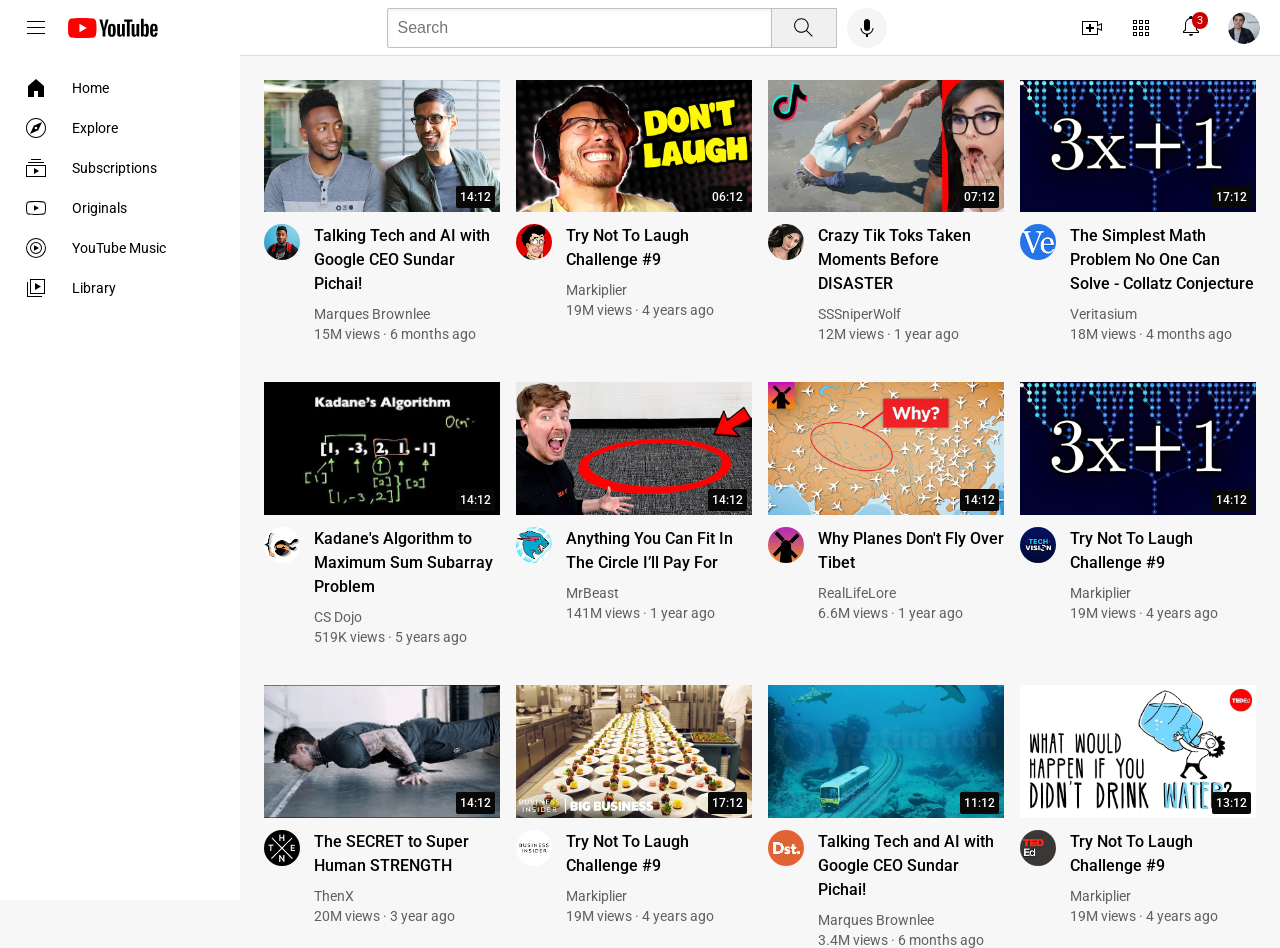
<file: index.html>
<!DOCTYPE html>
<html>
  <head>
    <title>YouTube.com Clone</title>

    <link rel="preconnect" href="https://fonts.googleapis.com">
    <link rel="preconnect" href="https://fonts.gstatic.com" crossorigin>
    <link href="https://fonts.googleapis.com/css2?family=Roboto:wght@400;500;700&display=swap" rel="stylesheet">

    <link rel="stylesheet" href="styles/general.css">
    <link rel="stylesheet" href="styles/header.css">
    <link rel="stylesheet" href="styles/video.css">
    <link rel="stylesheet" href="styles/sidebar.css">


  </head>
  <body>
    <header class="header">
      <div class="left-section">
        <img class="hamburger-menu" src="icons/hamburger-menu.svg">
        <img class="youtube-logo" src="icons/youtube-logo.svg">
      </div>
      <div class="middle-section">
        <input class="search-bar" type="text" placeholder="Search">
        <button class="search-button">
          <img class="search-icon" src="icons/search.svg">
          <div class="tooltip">Search</div>
        </button>
        <button class="voice-search-button">
          <img class="voice-search-icon" src="icons/voice-search-icon.svg">
          <div class="tooltip">Search with your voice</div>
        </button>
      </div>  
      <div class="right-section">
        <div class="upload-icon-container">
          <img class="upload-icon" src="icons/upload.svg">
          <div class="tooltip">Creat</div>
        </div>
        
        <div class="youtube-apps-icon-container">
          <img class="youtube-apps-icon" src="icons/youtube-apps.svg">
          <div class="tooltip">Apps</div>
        </div>
        
        <div class="notifications-icon-container">
          <img class="notifications-icon" src="icons/notifications.svg">
          <div class="notifications-count">3</div>
          <div class="tooltip">Notifications</div>
        </div>
        <img class="current-user-picture" src="channel-pictures/my-channel.jpeg">
      </div>
    </header>

      <div class="sidebar">
        <div class="sidebar-link">
          <img src="icons/home.svg">
          <div>Home</div>
        </div>
        <div class="sidebar-link">
          <img src="icons/explore.svg">
          <div>Explore</div>
        </div>
        <div class="sidebar-link">
          <img src="icons/subscriptions.svg">
          <div>Subscriptions</div>
        </div>
        <div class="sidebar-link">
          <img src="icons/originals.svg">
          <div>Originals</div>
        </div>
        <div class="sidebar-link">
          <img src="icons/youtube-music.svg">
          <div>YouTube Music</div>
        </div>
        <div class="sidebar-link">
          <img src="icons/library.svg">
          <div>Library</div>
        </div>
      </div>
   
    <main>    
        
      <section class="video-grid">
        <div class="video-preview">
          <div class="thumbnail-row">
            <a href="https://www.youtube.com/watch?v=n2RNcPRtAiY"><img class="thumbnail" src="/thumbnails/thumbnail-1.webp"></a>
            <div class="video-time">14:12</div>
          </div>
          <div class="video-info-grid">
            <div class="channel-picture">
              <img class="profile-picture" src="channel-pictures/channel-1.jpeg">
            </div>
            <div class="video-info">
              <p class="video-title">
                Talking Tech and AI with Google CEO Sundar Pichai!
              </p>
              <p class="video-author">
                Marques Brownlee
              </p>
              <p class="video-stats">
                15M views &#183; 6 months ago
              </p>
            </div>
          </div>
        </div>
        
    
        <div class="video-preview">
          <div class="thumbnail-row">
            <a href="https://www.youtube.com/watch?v=mP0RAo9SKZk"><img class="thumbnail" src="/thumbnails/thumbnail-2.webp"></a>
            <div class="video-time">06:12</div>
          </div>
          <div class="video-info-grid">
            <div class="channel-picture">
              <img class="profile-picture" src="channel-pictures/channel-2.jpeg">
            </div>
            <div class="video-info">
              <p class="video-title">
                Try Not To Laugh Challenge #9
              </p>
              <p class="video-author">
                Markiplier
              </p>
              <p class="video-stats">
                19M views &#183; 4 years ago
              </p>
            </div>
          </div>
        </div>
    
        <div class="video-preview">
          <div class="thumbnail-row">
            <a href="https://www.youtube.com/watch?v=FgjPQQeTh1w"><img class="thumbnail" src="/thumbnails/thumbnail-3.webp"></a>
            <div class="video-time">07:12</div>
          </div>
          <div class="video-info-grid">
            <div class="channel-picture">
              <img class="profile-picture" src="channel-pictures/channel-3.jpeg">
            </div>
            <div class="video-info">
              <p class="video-title">        
                Crazy Tik Toks Taken Moments Before DISASTER
              </p>
              <p class="video-author">
                SSSniperWolf
              </p>
              <p class="video-stats">
                12M views &#183 1 year ago
              </p>
            </div>
          </div>
        </div>
        
    
        <div class="video-preview">
          <div class="thumbnail-row">
            <a href="https://www.youtube.com/watch?v=094y1Z2wpJg"> <img class="thumbnail" src="/thumbnails/thumbnail-4.webp">
            </a>
            <div class="video-time">17:12</div>
          </div>
          <div class="video-info-grid">
            <div class="channel-picture">
              <img class="profile-picture" src="channel-pictures/channel-4.jpeg">
            </div>
            <div class="video-info">
              <p class="video-title">           
                The Simplest Math Problem No One Can Solve - Collatz Conjecture
              </p>
              <p class="video-author">
                Veritasium
              </p>
              <p class="video-stats">
                18M views &#183; 4 months ago
              </p>
            </div>
          </div>
        </div>
    
    
        <div class="video-preview">
          <div class="thumbnail-row">
            <a href="https://www.youtube.com/watch?v=86CQq3pKSUw"><img class="thumbnail" src="/thumbnails/thumbnail-5.webp"></a>
            <div class="video-time">14:12</div>
          </div>
          <div class="video-info-grid">
            <div class="channel-picture">
              <img class="profile-picture" src="channel-pictures/channel-5.jpeg">
            </div>
            <div class="video-info">
              <p class="video-title">        
                Kadane's Algorithm to Maximum Sum Subarray Problem
              </p>
              <p class="video-author">
                CS Dojo
              </p>
              <p class="video-stats">
                519K views &#183 5 years ago
              </p>
            </div>
          </div>
        </div>
        
    
        <div class="video-preview">
          <div class="thumbnail-row">
            <a href="https://www.youtube.com/watch?v=yXWw0_UfSFg"><img class="thumbnail" src="/thumbnails/thumbnail-6.webp">
            </a>
            <div class="video-time">14:12</div>
          </div>
          <div class="video-info-grid">
            <div class="channel-picture">
              <img class="profile-picture" src="channel-pictures/channel-6.jpeg">
            </div>
            <div class="video-info">
              <p class="video-title">            
                Anything You Can Fit In The Circle I’ll Pay For
              </p>
              <p class="video-author">
                MrBeast
              </p>
              <p class="video-stats">
                141M views &#183 1 year ago
              </p>
            </div>
          </div>
        </div>
    
        <div class="video-preview">
          <div class="thumbnail-row">
            <a href="https://www.youtube.com/watch?v=fNVa1qMbF9Y"><img class="thumbnail" src="/thumbnails/thumbnail-7.webp"></a>
            <div class="video-time">14:12</div>
          </div>
          <div class="video-info-grid">
            <div class="channel-picture">
              <img class="profile-picture" src="channel-pictures/channel-7.jpeg">
            </div>
            <div class="video-info">
              <p class="video-title">      
                Why Planes Don't Fly Over Tibet
              </p>
              <p class="video-author">
                RealLifeLore
              </p>
              <p class="video-stats">
                6.6M views &#183 1 year ago
              </p>
            </div>
          </div>
        </div>
        
    
        <div class="video-preview">
          <div class="thumbnail-row">
            <img class="thumbnail" src="/thumbnails/thumbnail-4.webp">
    
            <div class="video-time">14:12</div>
          </div>
          <div class="video-info-grid">
            <div class="channel-picture">
              <img class="profile-picture" src="channel-pictures/channel-8.jpeg">
            </div>
            <div class="video-info">
              <p class="video-title">
                Try Not To Laugh Challenge #9
              </p>
              <p class="video-author">
                Markiplier
              </p>
              <p class="video-stats">
                19M views &#183; 4 years ago
              </p>
            </div>
          </div>
        </div>
    
        <div class="video-preview">
          <div class="thumbnail-row">
            <img class="thumbnail" src="/thumbnails/thumbnail-9.webp">
    
            <div class="video-time">14:12</div>
          </div>
          <div class="video-info-grid">
            <div class="channel-picture">
              <img class="profile-picture" src="channel-pictures/channel-9.jpeg">
            </div>
            <div class="video-info">
              <p class="video-title">         
                The SECRET to Super Human STRENGTH
              </p>
              <p class="video-author">
                ThenX
              </p>
              <p class="video-stats">
                20M views &#183 3 year ago
              </p>
            </div>
          </div>
        </div>
        
    
        <div class="video-preview">
          <div class="thumbnail-row">
            <img class="thumbnail" src="/thumbnails/thumbnail-10.webp">
    
            <div class="video-time">17:12</div>
          </div>
          <div class="video-info-grid">
            <div class="channel-picture">
              <img class="profile-picture" src="channel-pictures/channel-10.jpeg">
            </div>
            <div class="video-info">
              <p class="video-title">
                Try Not To Laugh Challenge #9
              </p>
              <p class="video-author">
                Markiplier
              </p>
              <p class="video-stats">
                19M views &#183; 4 years ago
              </p>
            </div>
          </div>
        </div>
    
    
        <div class="video-preview">
          <div class="thumbnail-row">
            <img class="thumbnail" src="/thumbnails/thumbnail-11.webp">
    
            <div class="video-time">11:12</div>
          </div>
          <div class="video-info-grid">
            <div class="channel-picture">
              <img class="profile-picture" src="channel-pictures/channel-11.jpeg">
            </div>
            <div class="video-info">
              <p class="video-title">
                Talking Tech and AI with Google CEO Sundar Pichai!
              </p>
              <p class="video-author">
                Marques Brownlee
              </p>
              <p class="video-stats">
                3.4M views &#183; 6 months ago
              </p>
            </div>
          </div>
        </div>
        
    
        <div class="video-preview">
          <div class="thumbnail-row">
            <img class="thumbnail" src="/thumbnails/thumbnail-12.webp">
    
            <div class="video-time">13:12</div>
          </div>
          <div class="video-info-grid">
            <div class="channel-picture">
              <img class="profile-picture" src="channel-pictures/channel-12.jpeg">
            </div>
            <div class="video-info">
              <p class="video-title">
                Try Not To Laugh Challenge #9
              </p>
              <p class="video-author">
                Markiplier
              </p>
              <p class="video-stats">
                19M views &#183; 4 years ago
              </p>
            </div>
          </div>
        </div>
      </section>
    
    </main>
  </body>
</html>
</file>
<file: styles/general.css>
P {
  margin-top: 0;
  margin-bottom: 0;
}

body {
  font-family: Roboto, Arial;
  margin: 0;
  padding-top: 80px;
  padding-left: 96px;
  padding-right: 24px;
  background-color: rgb(247, 247, 247);
}

@media (min-width: 1200.1px) {
  body {
    margin-left: 168px;
  }
}
</file>
<file: styles/header.css>
.header {
  display: flex;
  height: 55px;
  margin-bottom: 20px;
  justify-content: space-between;
  align-items: center;
  position: fixed;
  top: 0px;
  left: 0px;
  right: 0px;
  background-color: white;
  z-index: 100;
  border-bottom: 1px solid rgb(222, 222, 222);
}

.left-section {
  display: flex;
  align-items: center;
}

.hamburger-menu {
  height: 24px;
  margin-left: 24px;
  margin-right: 20px;
}

.youtube-logo {
  height: 20px;
}

.middle-section {
  flex: 1;
  margin-left: 70px;
  margin-right: 35px;
  max-width: 500px;
  display: flex;
  align-items: center;
}

.search-bar {
  flex: 1;
  height: 36px;
  padding-left: 10px;
  font-size: 16px;
  border: 1px solid rgb(192, 192, 192);
  border-radius: 2px;
  box-shadow: inset 1px 2px 5px rgba(0, 0, 0, 0.05);
  width: 0;
}

.search-bar::placeholder {
  font-size: 16px;
}

.search-button {
  height: 40px;
  width: 66px;
  background-color: rgb(240, 240, 240);
  border: solid 1px rgb(192, 192, 192);
  margin-left: -1px;
  margin-right: 10px;
}

.search-button,
.voice-search-button,
.upload-icon-container,
.youtube-apps-icon-container {
  display: flex;
  justify-content: center;
  align-items: center;
  position: relative;
}

.search-button .tooltip,
.voice-search-button .tooltip,
.upload-icon-container .tooltip,
.youtube-apps-icon-container .tooltip,
.notifications-icon-container .tooltip {
  position: absolute;
  background-color: gray;
  color: white;
  padding: 4px 8px;
  border-radius: 2px;
  font-size: 12px;
  bottom: -30px;
  opacity: 0;
  transition: opacity 0.15s;
  pointer-events: none;
  white-space: nowrap;
}

.search-button:hover .tooltip,
.voice-search-button:hover .tooltip,
.upload-icon-container:hover .tooltip,
.youtube-apps-icon-container:hover .tooltip,
.notifications-icon-container:hover .tooltip {
  opacity: 1;
}

.search-icon {
  height: 25px;
}

.voice-search-button {
  height: 40px;
  width: 40px;
  border-radius: 20px;
  border: none;
  background-color: rgb(245, 245, 245);
}

.voice-search-icon {
  height: 24px;
}

.right-section {
  width: 180px;
  margin-right: 20px;
  display: flex;
  align-items: center;
  justify-content: space-between;
  flex-shrink: 0;
}

.upload-icon {
  height: 24px;
}

.youtube-apps-icon {
  height: 24px;
}

.notifications-icon {
  height: 24px;
}

.notifications-icon-container {
  position: relative;
}

.notifications-count {
  position: absolute;
  top: -2px;
  right: -5px;
  background-color: rgb(200, 0, 0);
  color: white;
  font-size: 11px;
  padding: 2px 5px;
  border-radius: 10px;
}

.current-user-picture {
  height: 32px;
  border-radius: 16px;
}
</file>
<file: styles/video.css>
.thumbnail {
  width: 100%;
}

.video-title {
 margin-top: 0;
 font-size: 14px;
 font-weight: 500;
 line-height: 20px;
 margin-bottom: 10px;
}

@media (min-width: 1000px) {
  .video-title {
    font-size: 16px;
    line-height: 24px;
  }
}

.video-author,
.video-stats {
  font-size: 12px;
  color: rgb(96, 96, 96);
}

@media (min-width: 1000px) {
  .video-author,
  .video-stats {
  font-size: 14px;
  }
}

.video-author {
  margin-bottom: 4px;
}

.video-info-grid  {
  display: grid;
  grid-template-columns: 50px 1fr;
}

.profile-picture {
  width: 36px;
  border-radius: 50%;
}

.thumbnail-row {
  margin-bottom: 8px;
  position: relative;
}

.video-grid {
  display: grid;
  grid-template-columns: 1fr 1fr 1fr;
  column-gap: 16px;
  row-gap: 40px;
}



@media (max-width: 750px) {
  .video-grid {
    grid-template-columns: 1fr 1fr;
  }
} 

@media (max-width: 500px) {
  .video-grid {
    grid-template-columns: 1fr;
  }
}

@media (min-width: 751) and (max-width: 999px) {
  .video-grid {
    grid-template-columns: 1fr 1fr 1fr;
  }
}

@media (min-width: 1000px) {
  .video-grid {
    grid-template-columns: 1fr 1fr 1fr 1fr;
  }
}

.video-time {
  font-size: 12px;
  font-weight: 500;
  padding: 4px;
  border-radius: 2px;
  background-color: rgb(8, 8, 8);
  color: white;
  position: absolute;
  bottom: 8px;
  right: 5px;
}
</file>
<file: styles/sidebar.css>
@media (max-width: 1200px) {
  .sidebar {
    position: fixed;
    left: 0;
    bottom: 0;
    top: 55px;
    background-color: white;
    width: 72px;
    z-index: 200;
    padding-top: 5px;
  }

  .sidebar-link {
    height: 74px;
    display: flex;
    justify-content: center;
    align-items: center;
    flex-direction: column;
    cursor: pointer;
  }

  .sidebar-link:hover {
    background-color: rgb(235, 235, 235);
  }

  .sidebar-link img {
    height: 24px;
    margin-bottom: 4px;
  }

  .sidebar-link div {
    font-family: Roboto, Arial;
    font-size: 10px;
  }
}


@media (min-width: 1200.1px) {
  .sidebar {
    position: fixed;
    left: 0;
    bottom: 0;
    top: 55px;
    background-color: white;
    width: 240px;
    z-index: 200;
    padding-top: 13px;
  }

  .sidebar-link {
    display: flex;
    align-items: center;
    cursor: pointer;
    padding: 8px 24px;
  }

  .sidebar-link:hover {
    background-color: rgb(235, 235, 235);
  }

  .sidebar-link img {
    height: 24px;
    margin-right: 24px;
  }

  .sidebar-link div {
    font-family: Roboto, Arial;
    font-size: 14px;
  }
}
</file>
